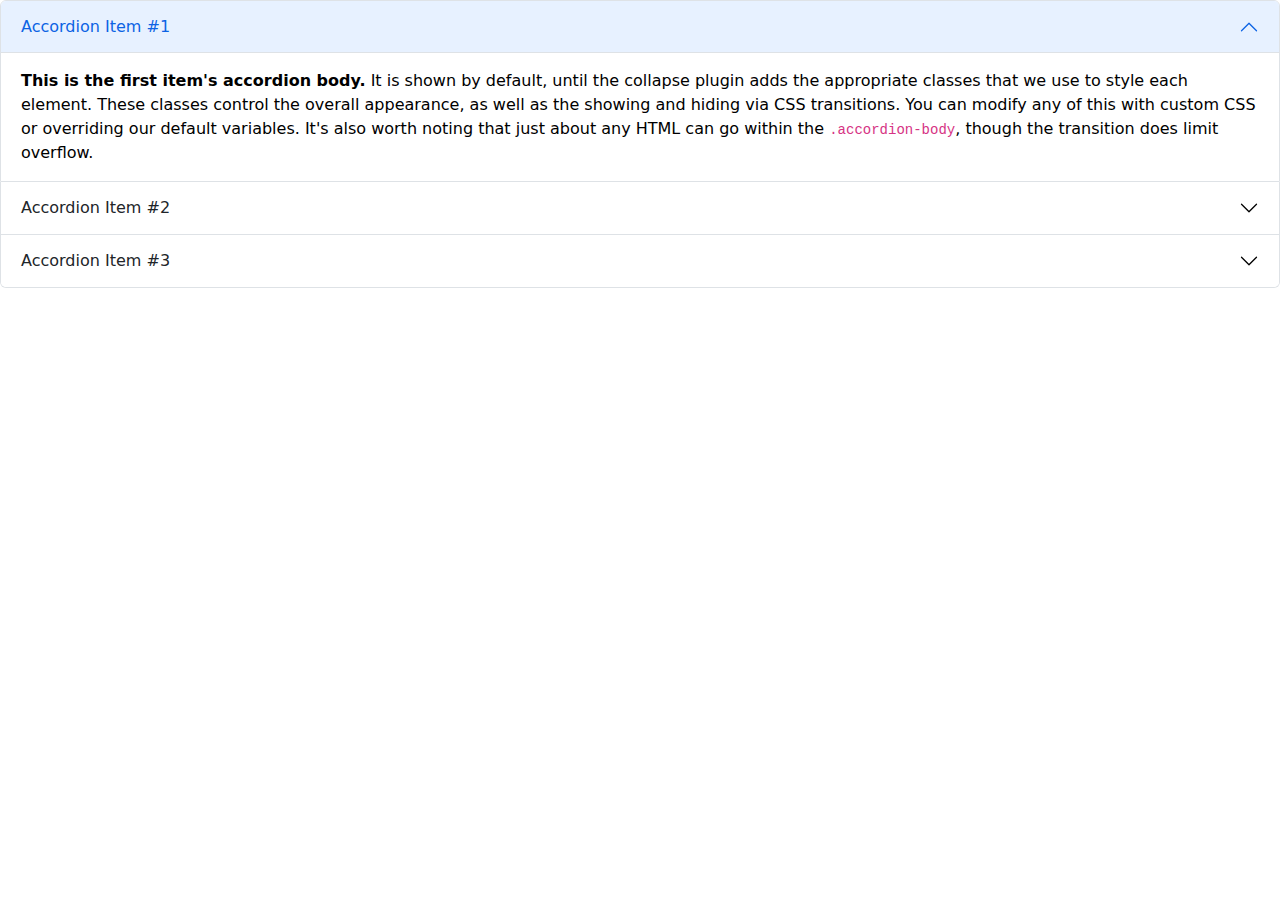
<file: excercise-three/index.html>
<!DOCTYPE html>
<html>
<head>
	<meta charset="utf-8">
	<meta name="viewport" content="width=device-width, initial-scale=1">
	<title></title>
	<link rel="stylesheet" type="text/css" href="css/bootstrap.min.css">
</head>
<body>
	<main>
		<section>
			<div class="accordion" id="accordionExample">
			  <div class="accordion-item">
			    <h2 class="accordion-header" id="headingOne">
			      <button class="accordion-button" type="button" data-bs-toggle="collapse" data-bs-target="#collapseOne" aria-expanded="true" aria-controls="collapseOne">
			        Accordion Item #1
			      </button>
			    </h2>
			    <div id="collapseOne" class="accordion-collapse collapse show" aria-labelledby="headingOne" data-bs-parent="#accordionExample">
			      <div class="accordion-body">
			        <strong>This is the first item's accordion body.</strong> It is shown by default, until the collapse plugin adds the appropriate classes that we use to style each element. These classes control the overall appearance, as well as the showing and hiding via CSS transitions. You can modify any of this with custom CSS or overriding our default variables. It's also worth noting that just about any HTML can go within the <code>.accordion-body</code>, though the transition does limit overflow.
			      </div>
			    </div>
			  </div>
			  <div class="accordion-item">
			    <h2 class="accordion-header" id="headingTwo">
			      <button class="accordion-button collapsed" type="button" data-bs-toggle="collapse" data-bs-target="#collapseTwo" aria-expanded="false" aria-controls="collapseTwo">
			        Accordion Item #2
			      </button>
			    </h2>
			    <div id="collapseTwo" class="accordion-collapse collapse" aria-labelledby="headingTwo" data-bs-parent="#accordionExample">
			      <div class="accordion-body">
			        <strong>This is the second item's accordion body.</strong> It is hidden by default, until the collapse plugin adds the appropriate classes that we use to style each element. These classes control the overall appearance, as well as the showing and hiding via CSS transitions. You can modify any of this with custom CSS or overriding our default variables. It's also worth noting that just about any HTML can go within the <code>.accordion-body</code>, though the transition does limit overflow.
			      </div>
			    </div>
			  </div>
			  <div class="accordion-item">
			    <h2 class="accordion-header" id="headingThree">
			      <button class="accordion-button collapsed" type="button" data-bs-toggle="collapse" data-bs-target="#collapseThree" aria-expanded="false" aria-controls="collapseThree">
			        Accordion Item #3
			      </button>
			    </h2>
			    <div id="collapseThree" class="accordion-collapse collapse" aria-labelledby="headingThree" data-bs-parent="#accordionExample">
			      <div class="accordion-body">
			        <strong>This is the third item's accordion body.</strong> It is hidden by default, until the collapse plugin adds the appropriate classes that we use to style each element. These classes control the overall appearance, as well as the showing and hiding via CSS transitions. You can modify any of this with custom CSS or overriding our default variables. It's also worth noting that just about any HTML can go within the <code>.accordion-body</code>, though the transition does limit overflow.
			      </div>
			    </div>
			  </div>
			</div>
		</section>
	</main>
	<footer>
		<script type="text/javascript" src="js/bootstrap.min.js"></script>
	</footer>
</body>
</html>
</file>
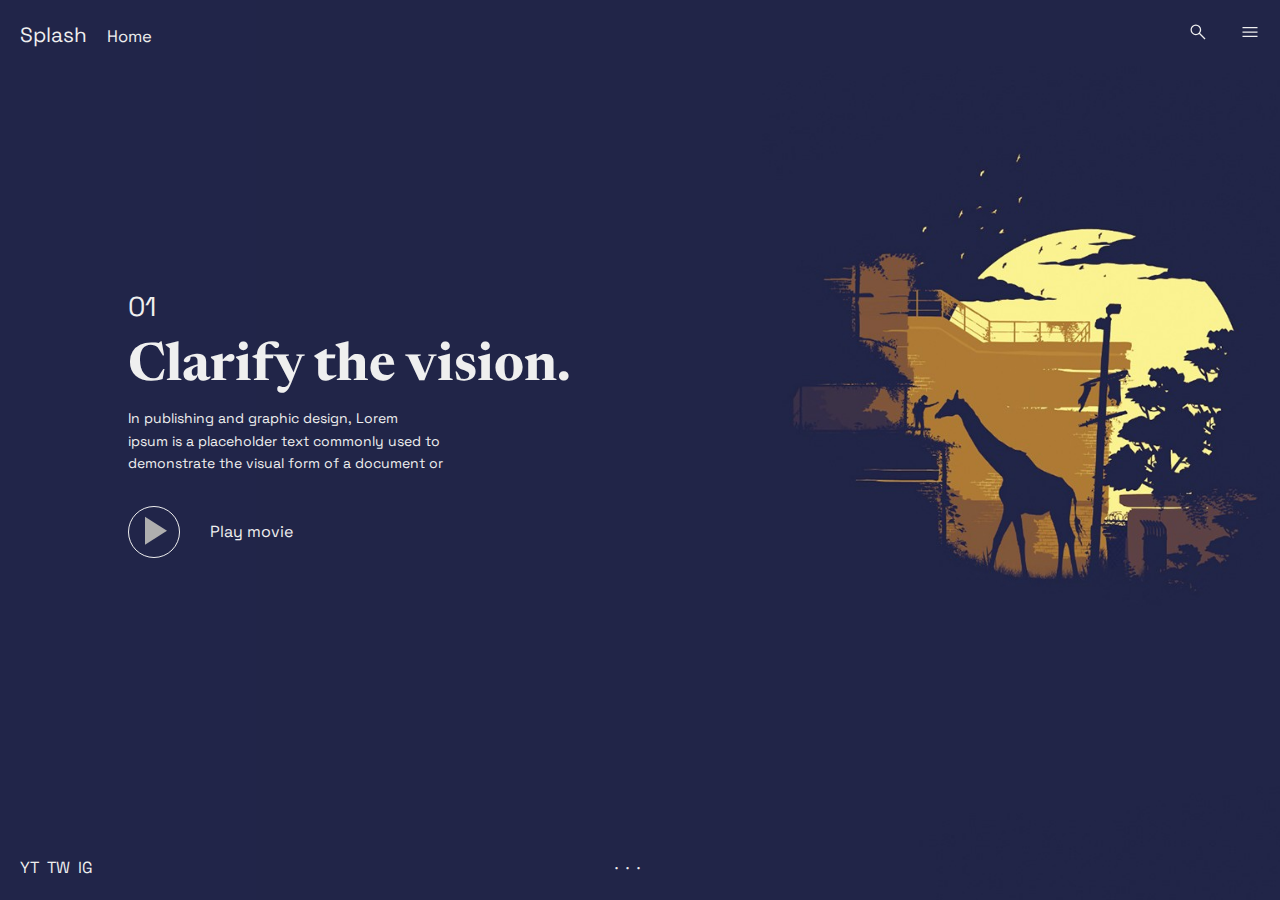
<file: excercise-two/index.html>
<!DOCTYPE html>
<html>
<head>
	<meta charset="utf-8">
	<meta name="viewport" content="width=device-width, initial-scale=1">
	<title>Ejercicio 2</title>
	<link rel="preconnect" href="https://fonts.googleapis.com">
	<link rel="preconnect" href="https://fonts.gstatic.com" crossorigin>
	<link href="https://fonts.googleapis.com/css2?family=Newsreader:opsz,wght@6..72,400;6..72,700&family=Space+Grotesk:wght@300;500&display=swap" rel="stylesheet">
	<link rel="stylesheet" type="text/css" href="css/style.css">
</head>
<body class="the_body">
	<header class="main_header">
		<nav class="header_left">
			<ul class="nav_list">
				<li>
					Splash
				</li>
				<li>
					<a href="">Home</a>
				</li>
			</ul>
		</nav>
		<div class="header_right">
			<span class="header_icon">
				<img src="assets/search.svg" alt="search">
			</span>
			<span class="header_icon">
				<img src="assets/menu.svg" alt="menu">
			</span>
		</div>
	</header>
	<main class="main_container">
		<section class="section_container">
			<span class="pub_number">01</span>
			<h1 class="main_heading">Clarify the vision.</h1>
			<p>
				In publishing and graphic design, Lorem <br>
				ipsum is a placeholder text commonly used to <br>
				demonstrate the visual form of a document or
			</p>
			<div class="flex-container play-section">
				<div class="btn_play">
					<img src="assets/play.svg" alt="Play button">
				</div>
				<span>Play movie</span>
			</div>
		</section>
	</main>
	<footer class="main_footer">
		<div class="half_container flex-container">
			<ul class="flex-container">
				<li>
					<a href="">YT</a>
				</li>
				<li>
					<a href="">TW</a>
				</li>
				<li>
					<a href="">IG</a>
				</li>
			</ul>
			<ul class="flex-container dots">
				<li>·</li>
				<li>·</li>
				<li>·</li>
			</ul>
		</div>
	</footer>
</body>
</html>
</file>
<file: excercise-two/css/style.css>
:root{
	--dark: #000a12;
	--light: #efefef;
	--bg: #212549;
}
html, body, div, span, applet, object, iframe,
h1, h2, h3, h4, h5, h6, p, blockquote, pre,
a, abbr, acronym, address, big, cite, code,
del, dfn, em, img, ins, kbd, q, s, samp,
small, strike, strong, sub, sup, tt, var,
b, u, i, center,
dl, dt, dd, ol, ul, li,
fieldset, form, label, legend,
table, caption, tbody, tfoot, thead, tr, th, td,
article, aside, canvas, details, embed, 
figure, figcaption, footer, header, hgroup, 
menu, nav, output, ruby, section, summary,
time, mark, audio, video {margin: 0;padding: 0;border: 0;font-size: 100%;font: inherit;vertical-align: baseline;}
article, aside, details, figcaption, figure, 
footer, header, hgroup, menu, nav, section {display: block;}
body {line-height: 1;}
ol, ul {list-style: none;}
blockquote, q {quotes: none;}
blockquote:before, blockquote:after,
q:before, q:after {content: '';content: none;}
table {border-collapse: collapse;border-spacing: 0;}
button {background: none;border: none;padding: 0;}
body{position: relative;font-family:'Space Grotesk', sans-serif;line-height:1.5;color: var(--light);background-color: black;padding:0;}
a{color: var(--light);text-decoration: none;}
figure{margin: 0;}
h4{margin: 0;}
h1, h2, h3, h4, h5, h6{ font-family: 'Newsreader', serif; font-weight: 700;}

/*General*/
.flex-container{display: flex;flex-direction: row;gap: 8px;}


/*Header*/
.main_header{display: flex;flex-direction: row;justify-content:space-between;align-items:center;padding: 20px;}
.header_icon img{width: 20px;height: 20px;object-fit: contain;}
.nav_list{display: flex;gap: 20px;}
.nav_list li{font-size:1.3em;}
.nav_list li a{font-size:.8em;}
.header_right{display: flex;flex-direction: row;gap: 32px;}

.the_body{
	background-color: var(--bg);background-image: url(../assets/last-of-us-wallpaper-1920x1080-for-mobile-hd.jpg);
	background-repeat: no-repeat;background-position: 20vw center;background-size: cover;
	display: grid;grid-template-rows: auto 1fr auto;min-height: 100vh;
}

/*Footer*/
.main_footer{padding: 20px;}
.half_container{max-width: 50%;justify-content: space-between;}


/*body*/
.play-section{align-items:center;gap: 30px;margin-top: 32px;}
.btn_play{border: 1px solid var(--light);border-radius: 50%;display: inline-block;width: 50px;height:50px;}

.section_container{padding: 24vh 10vw;}
.pub_number{font-size: 1.7em;}
.main_heading{font-size: 3.3em;}
.section_container p{font-size: 14px;line-height:1.6;}
</file>
